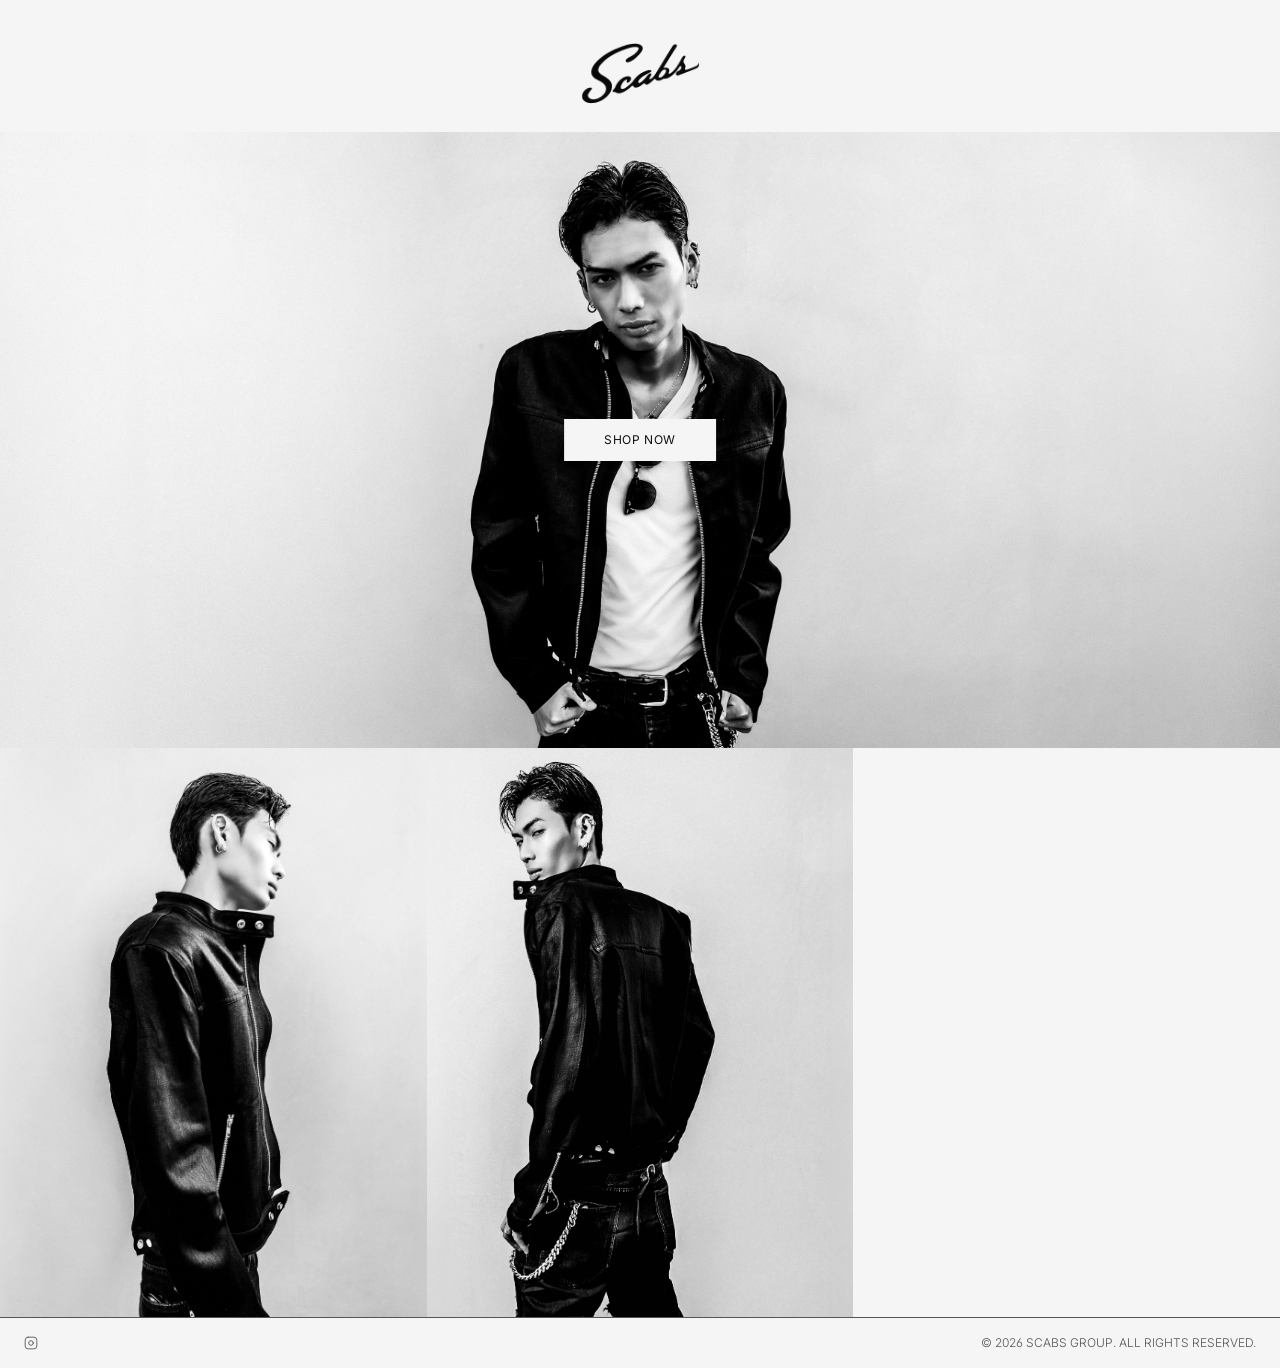
<file: index.html>
<!DOCTYPE html>
<html lang="en">
<head>
  <meta charset="UTF-8">
  <meta name="viewport" content="width=device-width, initial-scale=1.0">
  <meta name="description" content="evan café racer — 05.30.2026. scabs group.">
  <title>scabs</title>
  <meta name="author" content="@sandithxyz">
  <link rel="canonical" href="https://scabs.online">
  <meta name="theme-color" content="#F5F5F5">
  <meta property="og:type" content="website">
  <meta property="og:title" content="scabs">
  <meta property="og:description" content="evan café racer — 05.30.2026. scabs group.">
  <meta property="og:url" content="https://scabs.online">
  <meta property="og:image" content="https://scabs.online/assets/landing/landing.webp">
  <meta name="twitter:card" content="summary_large_image">
  <meta name="twitter:title" content="scabs">
  <meta name="twitter:description" content="evan café racer — 05.30.2026. scabs group.">
  <meta name="twitter:image" content="https://scabs.online/assets/landing/landing.webp">
  <link rel="icon" href="data:,">
  <link rel="preconnect" href="https://fonts.googleapis.com">
  <link rel="preconnect" href="https://fonts.gstatic.com" crossorigin>
  <link rel="stylesheet" href="https://fonts.googleapis.com/css2?family=Inter:wght@300;400;600&display=swap">
  <link rel="stylesheet" href="style.css">
  <style>
    main {
      flex: 1;
      display: flex;
      flex-direction: column;
    }

    .landing-page {
      display: block;
      flex: none;
      position: relative;
      overflow: hidden;
      margin-left: calc(-1 * var(--frame-pad));
      margin-right: calc(-1 * var(--frame-pad));
    }

    .landing-page__img {
      width: 100%;
      height: auto;
      display: block;
      margin-bottom: -40px;
      -webkit-touch-callout: none;
      -webkit-user-select: none;
      user-select: none;
    }

    .landing-page__btn {
      position: absolute;
      top: 50%;
      left: 50%;
      transform: translate(-50%, -50%);
      background-color: var(--paper);
      color: var(--onyx);
      font-family: var(--font);
      font-size: var(--text-12);
      font-weight: 400;
      letter-spacing: 0.05em;
      text-transform: uppercase;
      padding: var(--space-3) var(--space-8);
      white-space: nowrap;
      z-index: 10;
      transition: background-color var(--transition);
    }

    .landing-page__btn:hover {
      background-color: var(--dust);
    }

    .landing-collage {
      display: grid;
      grid-template-columns: 1fr 1fr 1fr;
      flex-shrink: 0;
      margin-left: calc(-1 * var(--frame-pad));
      margin-right: calc(-1 * var(--frame-pad));
      margin-bottom: calc(-1 * var(--frame-pad));
    }

    .landing-collage__item {
      display: block;
      overflow: hidden;
      aspect-ratio: 3 / 4;
    }

    .landing-collage__img {
      width: 100%;
      height: 100%;
      object-fit: cover;
      display: block;
      -webkit-touch-callout: none;
      -webkit-user-select: none;
      user-select: none;
      transition: opacity 500ms ease;
    }

    .landing-collage__item:hover .landing-collage__img {
      opacity: 0.75;
    }

    .landing-shop-btn {
      display: none;
    }

    @media (max-width: 768px) {
      main {
        position: relative;
      }
      .landing-page {
        display: none;
      }
      .landing-collage {
        grid-template-columns: 1fr;
        margin-top: 30px;
        flex: 1;
      }
      .landing-collage__item {
        aspect-ratio: unset;
        height: 100%;
        pointer-events: none;
      }
      .landing-collage__item:nth-child(2),
      .landing-collage__item:nth-child(3) {
        display: none;
      }
      .landing-shop-btn {
        display: block;
        position: absolute;
        top: 50%;
        left: 50%;
        transform: translate(-50%, -50%);
        background-color: var(--paper);
        color: var(--onyx);
        font-family: var(--font);
        font-size: var(--text-12);
        font-weight: 400;
        letter-spacing: 0.05em;
        text-transform: uppercase;
        padding: var(--space-3) var(--space-8);
        white-space: nowrap;
        z-index: 10;
      }
      .site-footer {
        margin-top: 0;
      }
    }
  </style>
</head>
<body>

  <!-- ===================== FRAME ===================== -->
  <div class="frame">

    <!-- HEADER -->
    <header class="site-header">
      <a href="index.html" class="site-header__logo-link" aria-label="scabs — home">
        <img
          src="assets/logo.webp"
          alt="SCABS GROUP"
          class="site-header__logo"
          decoding="async"
          loading="eager"
        >
      </a>
    </header>

    <!-- LANDING -->
    <main id="main-content" class="ecom-main">
      <div class="landing-page">
        <img
          src="assets/landing/landing.webp"
          alt="evan café racer"
          class="landing-page__img"
          loading="eager"
          decoding="async"
        >
        <a href="shop.html" class="landing-page__btn">shop now</a>
      </div>
      <div class="landing-collage">
        <a href="shop.html" class="landing-collage__item">
          <img
            src="assets/landing/1.webp"
            alt="evan café racer"
            class="landing-collage__img"
            loading="lazy"
            decoding="async"
          >
        </a>
        <a href="shop.html" class="landing-collage__item">
          <img
            src="assets/landing/2.webp"
            alt="evan café racer"
            class="landing-collage__img"
            loading="lazy"
            decoding="async"
          >
        </a>
        <a href="shop.html" class="landing-collage__item">
          <img
            src="assets/landing/3.webp"
            alt="evan café racer"
            class="landing-collage__img"
            loading="lazy"
            decoding="async"
          >
        </a>
      </div>
      <a href="shop.html" class="landing-shop-btn" aria-label="shop now">shop now</a>
    </main>

  </div><!-- /.frame -->

  <!-- ===================== FOOTER ===================== -->
  <footer class="site-footer">
    <div class="site-footer__inner">
      <a
        href="https://www.instagram.com/scabsonline"
        class="footer-instagram"
        aria-label="scabs group on instagram"
        target="_blank"
        rel="noopener noreferrer"
      >
        <svg xmlns="http://www.w3.org/2000/svg" viewBox="0 0 24 24" width="14" height="14" fill="none" stroke="currentColor" stroke-width="1.5" stroke-linecap="round" stroke-linejoin="round" aria-hidden="true" focusable="false">
          <rect x="2" y="2" width="20" height="20" rx="5" ry="5"/>
          <circle cx="12" cy="12" r="4"/>
          <circle cx="17.5" cy="6.5" r="0.5" fill="currentColor" stroke="none"/>
        </svg>
      </a>
      <p class="footer-copy">© 2026 scabs group<span class="footer-copy__rights">. all rights reserved.</span></p>
    </div>
  </footer>

  <script src="scripts/main.js"></script>
</body>
</html>
</file>
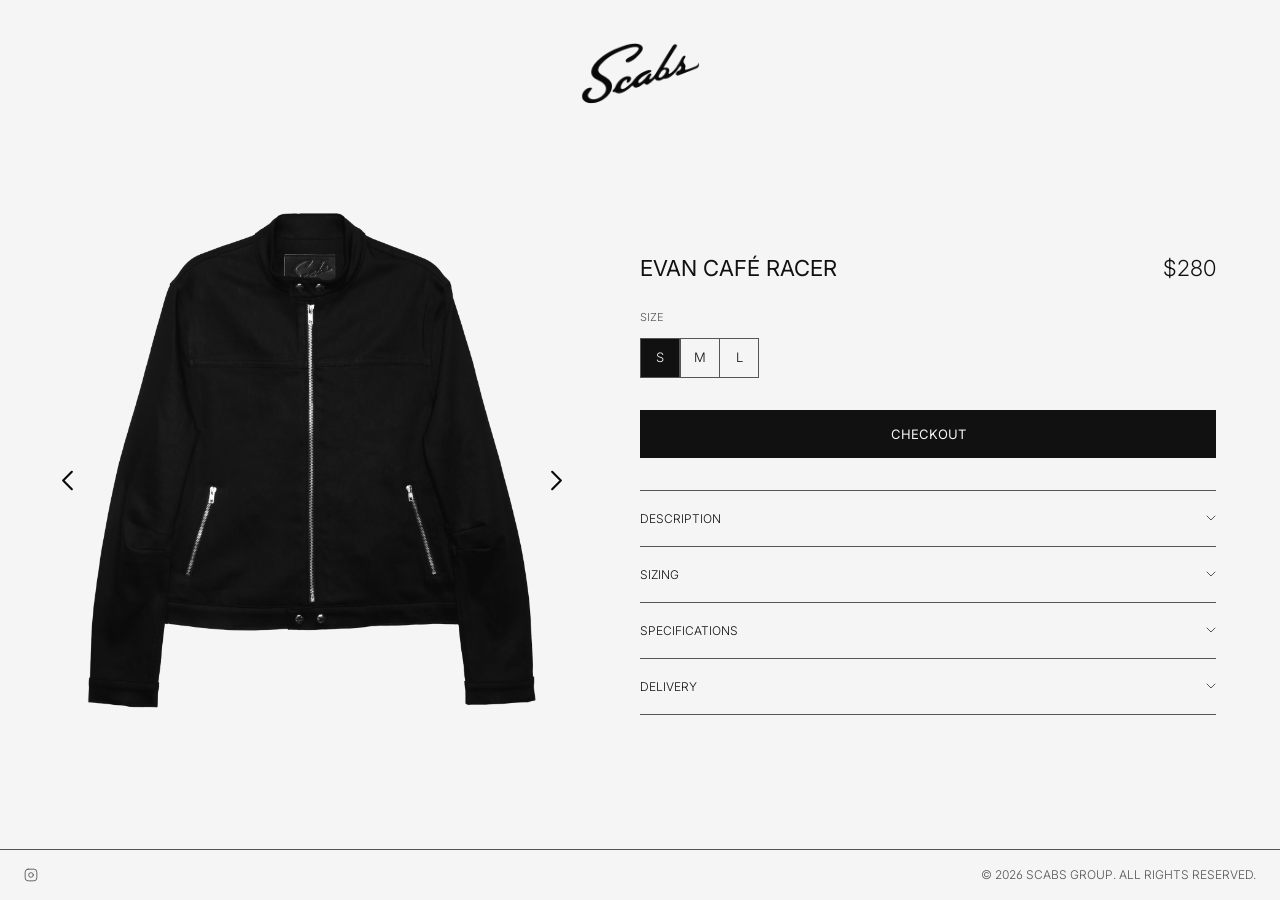
<file: shop.html>
<!DOCTYPE html>
<html lang="en">
<head>
  <meta charset="UTF-8">
  <meta name="viewport" content="width=device-width, initial-scale=1.0">
  <meta name="description" content="evan café racer — 05.30.2026. scabs group.">
  <title>evan café racer — scabs</title>
  <meta name="author" content="@sandithxyz">
  <link rel="canonical" href="https://scabs.online/shop.html">
  <meta name="theme-color" content="#F5F5F5">
  <meta property="og:type" content="website">
  <meta property="og:title" content="evan café racer — scabs">
  <meta property="og:description" content="evan café racer — 05.30.2026. scabs group.">
  <meta property="og:url" content="https://scabs.online/shop.html">
  <meta property="og:image" content="https://scabs.online/assets/gallery/front.webp">
  <meta name="twitter:card" content="summary_large_image">
  <meta name="twitter:title" content="evan café racer — scabs">
  <meta name="twitter:description" content="evan café racer — 05.30.2026. scabs group.">
  <meta name="twitter:image" content="https://scabs.online/assets/gallery/front.webp">
  <link rel="icon" href="data:,">
  <link rel="preconnect" href="https://fonts.googleapis.com">
  <link rel="preconnect" href="https://fonts.gstatic.com" crossorigin>
  <link rel="stylesheet" href="https://fonts.googleapis.com/css2?family=Inter:wght@300;400;600&display=swap">
  <link rel="stylesheet" href="style.css">
</head>
<body>

  <!-- ===================== FRAME ===================== -->
  <div class="frame">

    <!-- HEADER -->
    <header class="site-header">
      <a href="index.html" class="site-header__logo-link" aria-label="scabs — home">
        <img
          src="assets/logo.webp"
          alt="SCABS GROUP"
          class="site-header__logo"
          decoding="async"
          loading="eager"
        >
      </a>
    </header>

    <!-- MAIN -->
    <main id="main-content" class="ecom-main">
      <div class="product">

        <!-- GALLERY -->
        <div class="product__gallery-wrap">
          <div class="product__gallery" aria-label="product images">

            <div class="gallery__clip">
            <div class="gallery__track">
              <img src="assets/gallery/front.webp" alt="evan café racer — front" class="gallery__img" loading="eager" decoding="async">
              <img src="assets/gallery/back.webp" alt="evan café racer — back" class="gallery__img" loading="lazy" decoding="async">
              <img src="assets/gallery/waist.webp" alt="evan café racer — waist" class="gallery__img" loading="lazy" decoding="async">
              <img src="assets/gallery/arm.webp" alt="evan café racer — arm" class="gallery__img" loading="lazy" decoding="async">
              <img src="assets/gallery/darts.webp" alt="evan café racer — darts" class="gallery__img" loading="lazy" decoding="async">
            </div>
            </div>

            <button class="gallery__btn gallery__btn--prev" type="button" aria-label="previous image">
              <svg width="22" height="13" viewBox="0 0 10 6" fill="none" stroke="currentColor" stroke-width="1" stroke-linecap="round" stroke-linejoin="round" aria-hidden="true">
                <path d="M1 1L5 5L9 1"/>
              </svg>
            </button>
            <button class="gallery__btn gallery__btn--next" type="button" aria-label="next image">
              <svg width="22" height="13" viewBox="0 0 10 6" fill="none" stroke="currentColor" stroke-width="1" stroke-linecap="round" stroke-linejoin="round" aria-hidden="true">
                <path d="M1 1L5 5L9 1"/>
              </svg>
            </button>

            <div class="gallery__dots" aria-hidden="true"></div>

          </div>
        </div>

        <!-- DETAILS -->
        <div class="product__details">

          <div class="product__header">
            <h1 class="product__title">evan caf&eacute; racer</h1>
            <span class="product__price">$280</span>
          </div>

          <div class="product__size-wrap">
            <p class="product__size-label">size</p>
            <div class="product__size-options" role="group" aria-label="select size">
              <input type="radio" name="size" id="size-s" value="s" class="size-input" checked>
              <label for="size-s" class="size-btn" data-size="S">s</label>
              <input type="radio" name="size" id="size-m" value="m" class="size-input">
              <label for="size-m" class="size-btn" data-size="M">m</label>
              <input type="radio" name="size" id="size-l" value="l" class="size-input">
              <label for="size-l" class="size-btn" data-size="L">l</label>
            </div>
          </div>

          <button class="product__checkout" type="button">checkout</button>

          <div class="product__accordion">

            <!-- DESCRIPTION -->
            <div class="accordion-item">
              <button class="accordion-header" type="button" aria-expanded="false">
                description
                <span class="accordion-icon" aria-hidden="true">
                  <svg width="10" height="6" viewBox="0 0 10 6" fill="none" stroke="currentColor" stroke-width="1" stroke-linecap="round" stroke-linejoin="round">
                    <path d="M1 1L5 5L9 1"/>
                  </svg>
                </span>
              </button>
              <div class="accordion-body">
                <div class="accordion-body__inner">
                  <p class="accordion-text">cut from a 12 oz raw stretch denim, the evan caf&eacute; racer features:</p>
                  <ul class="accordion-list">
                    <li>silver hardware</li>
                    <li>flat-felled seams throughout</li>
                    <li>darted elbows</li>
                    <li>front zipper closure</li>
                    <li>zippered front pockets</li>
                    <li>zipper vents at the sleeves</li>
                    <li>back cinches</li>
                    <li>snap closures at collar, waistband, and cuffs</li>
                    <li>vegetable tanned cowhide leather patch</li>
                  </ul>
                </div>
              </div>
            </div>

            <!-- SIZING -->
            <div class="accordion-item">
              <button class="accordion-header" type="button" aria-expanded="false">
                sizing
                <span class="accordion-icon" aria-hidden="true">
                  <svg width="10" height="6" viewBox="0 0 10 6" fill="none" stroke="currentColor" stroke-width="1" stroke-linecap="round" stroke-linejoin="round">
                    <path d="M1 1L5 5L9 1"/>
                  </svg>
                </span>
              </button>
              <div class="accordion-body">
                <div class="accordion-body__inner">
                <div class="sizing-chart">

                  <div class="sizing-chart__header">
                    <span class="sizing-chart__label">size chart</span>
                    <div class="sizing-toggle" role="group" aria-label="unit toggle">
                      <button class="sizing-toggle__btn is-active" data-unit="in" type="button">in</button>
                      <button class="sizing-toggle__btn" data-unit="cm" type="button">cm</button>
                    </div>
                  </div>

                  <div class="sizing-table-wrap">
                    <table class="sizing-table">
                      <thead>
                        <tr>
                          <th class="sizing-table__head sizing-table__head--label">size</th>
                          <th class="sizing-table__head">s</th>
                          <th class="sizing-table__head">m</th>
                          <th class="sizing-table__head">l</th>
                        </tr>
                      </thead>
                      <tbody>
                        <tr>
                          <td class="sizing-table__label">chest</td>
                          <td data-in="20" data-cm="50.8">20</td>
                          <td data-in="21" data-cm="53.3">21</td>
                          <td data-in="22" data-cm="55.9">22</td>
                        </tr>
                        <tr>
                          <td class="sizing-table__label">shoulder</td>
                          <td data-in="17" data-cm="43.2">17</td>
                          <td data-in="17.5" data-cm="44.5">17.5</td>
                          <td data-in="18" data-cm="45.7">18</td>
                        </tr>
                        <tr>
                          <td class="sizing-table__label">length</td>
                          <td data-in="24" data-cm="61.0">24</td>
                          <td data-in="24.5" data-cm="62.2">24.5</td>
                          <td data-in="25" data-cm="63.5">25</td>
                        </tr>
                        <tr>
                          <td class="sizing-table__label">sleeve</td>
                          <td data-in="26.5" data-cm="67.3">26.5</td>
                          <td data-in="26.75" data-cm="68.0">26.75</td>
                          <td data-in="27" data-cm="68.6">27</td>
                        </tr>
                      </tbody>
                    </table>
                  </div>

                  <button class="sizing-calc-trigger" type="button">size calculator</button>

                </div>
                </div>
              </div>
            </div>

            <!-- SPECIFICATIONS -->
            <div class="accordion-item">
              <button class="accordion-header" type="button" aria-expanded="false">
                specifications
                <span class="accordion-icon" aria-hidden="true">
                  <svg width="10" height="6" viewBox="0 0 10 6" fill="none" stroke="currentColor" stroke-width="1" stroke-linecap="round" stroke-linejoin="round">
                    <path d="M1 1L5 5L9 1"/>
                  </svg>
                </span>
              </button>
              <div class="accordion-body">
                <div class="accordion-body__inner">
                  <dl class="spec-list">
                    <div class="spec-row">
                      <dt class="spec-label">composition</dt>
                      <dd class="spec-value">99% cotton, 1% elastane</dd>
                    </div>
                    <div class="spec-row">
                      <dt class="spec-label">hardware</dt>
                      <dd class="spec-value">snap and zipper closures in silver</dd>
                    </div>
                    <div class="spec-row">
                      <dt class="spec-label">production</dt>
                      <dd class="spec-value">made in los angeles, usa</dd>
                    </div>
                    <div class="spec-row">
                      <dt class="spec-label">care</dt>
                      <dd class="spec-value">hand wash in cold water and air dry. refer to care label for further instructions.</dd>
                    </div>
                  </dl>
                </div>
              </div>
            </div>

            <!-- DELIVERY -->
            <div class="accordion-item">
              <button class="accordion-header" type="button" aria-expanded="false">
                delivery
                <span class="accordion-icon" aria-hidden="true">
                  <svg width="10" height="6" viewBox="0 0 10 6" fill="none" stroke="currentColor" stroke-width="1" stroke-linecap="round" stroke-linejoin="round">
                    <path d="M1 1L5 5L9 1"/>
                  </svg>
                </span>
              </button>
              <div class="accordion-body">
                <div class="accordion-body__inner">
                  <dl class="spec-list">
                    <div class="spec-row">
                      <dt class="spec-label">shipping</dt>
                      <dd class="spec-value">complimentary shipping on all u.s. orders. estimated delivery: 2–5 days after shipment. same-day and next-day delivery available within los angeles and orange county.</dd>
                    </div>
                    <div class="spec-row">
                      <dt class="spec-label">returns</dt>
                      <dd class="spec-value">items received in a defective or damaged condition may be returned within fourteen days of delivery for a full refund. all other sales are final.</dd>
                    </div>
                    <div class="spec-row">
                      <dt class="spec-label">contact</dt>
                      <dd class="spec-value">for all other inquiries contact <a href="mailto:info@scabs.online" class="accordion-link">info@scabs.online</a></dd>
                    </div>
                  </dl>
                </div>
              </div>
            </div>

          </div><!-- /.product__accordion -->

        </div><!-- /.product__details -->

      </div><!-- /.product -->
    </main>

  </div><!-- /.frame -->

  <!-- ===================== FOOTER ===================== -->
  <footer class="site-footer">
    <div class="site-footer__inner">
      <a
        href="https://www.instagram.com/scabsonline"
        class="footer-instagram"
        aria-label="scabs group on instagram"
        target="_blank"
        rel="noopener noreferrer"
      >
        <svg xmlns="http://www.w3.org/2000/svg" viewBox="0 0 24 24" width="14" height="14" fill="none" stroke="currentColor" stroke-width="1.5" stroke-linecap="round" stroke-linejoin="round" aria-hidden="true" focusable="false">
          <rect x="2" y="2" width="20" height="20" rx="5" ry="5"/>
          <circle cx="12" cy="12" r="4"/>
          <circle cx="17.5" cy="6.5" r="0.5" fill="currentColor" stroke="none"/>
        </svg>
      </a>
      <p class="footer-copy">© 2026 scabs group<span class="footer-copy__rights">. all rights reserved.</span></p>
    </div>
  </footer>

  <!-- ===================== SIZE CALCULATOR MODAL ===================== -->
  <div class="calc-backdrop" id="calc-backdrop" aria-hidden="true"></div>

  <div
    class="calc-modal"
    id="calc-modal"
    role="dialog"
    aria-modal="true"
    aria-labelledby="calc-modal-heading"
    aria-hidden="true"
    tabindex="-1"
  >
    <div class="calc-modal__header">
      <h2 class="calc-modal__heading" id="calc-modal-heading">size calculator</h2>
      <button class="calc-modal__close" id="calc-modal-close" type="button" aria-label="close size calculator">
        <svg width="12" height="12" viewBox="0 0 12 12" fill="none" stroke="currentColor" stroke-width="1" stroke-linecap="round" aria-hidden="true">
          <line x1="1" y1="1" x2="11" y2="11"/>
          <line x1="11" y1="1" x2="1" y2="11"/>
        </svg>
      </button>
    </div>

    <!-- STEP 1: HEIGHT + WEIGHT -->
    <div class="calc-step" id="calc-step-1">
      <div class="calc-unit-toggle" role="group" aria-label="measurement unit">
        <button class="calc-unit-btn is-active" data-unit="imperial" type="button">imperial</button>
        <button class="calc-unit-btn" data-unit="metric" type="button">metric</button>
      </div>

      <div id="calc-imperial-fields">
        <div class="calc-field-group">
          <label class="calc-label" for="calc-ft">height</label>
          <div class="calc-height-row">
            <input class="calc-input" type="number" id="calc-ft" placeholder="ft" min="4" max="7">
            <input class="calc-input" type="number" id="calc-in" placeholder="in" min="0" max="11">
          </div>
        </div>
        <div class="calc-field-group">
          <label class="calc-label" for="calc-lbs">weight</label>
          <input class="calc-input" type="number" id="calc-lbs" placeholder="lbs" min="80" max="400">
        </div>
        <span class="calc-error" id="calc-imperial-error" role="alert" aria-live="polite"></span>
      </div>

      <div id="calc-metric-fields" hidden>
        <div class="calc-field-group">
          <label class="calc-label" for="calc-cm">height</label>
          <input class="calc-input" type="number" id="calc-cm" placeholder="cm" min="140" max="220">
        </div>
        <div class="calc-field-group">
          <label class="calc-label" for="calc-kg">weight</label>
          <input class="calc-input" type="number" id="calc-kg" placeholder="kg" min="40" max="180">
        </div>
        <span class="calc-error" id="calc-metric-error" role="alert" aria-live="polite"></span>
      </div>

      <button class="calc-btn calc-btn--ghost" id="calc-next" type="button">next</button>
    </div>

    <!-- STEP 2: BODY TYPE -->
    <div class="calc-step" id="calc-step-2" hidden>
      <p class="calc-step-label">body type</p>
      <div class="calc-type-options" role="group" aria-label="select body type">
        <button class="calc-type-btn" data-type="slim" type="button">
          <span class="calc-type-name">slim</span>
          <span class="calc-type-desc">lean frame, minimal mass</span>
        </button>
        <button class="calc-type-btn" data-type="regular" type="button">
          <span class="calc-type-name">regular</span>
          <span class="calc-type-desc">average proportions</span>
        </button>
        <button class="calc-type-btn" data-type="athletic" type="button">
          <span class="calc-type-name">athletic</span>
          <span class="calc-type-desc">muscular, active build</span>
        </button>
        <button class="calc-type-btn" data-type="broad" type="button">
          <span class="calc-type-name">broad</span>
          <span class="calc-type-desc">wider frame, broader shoulders</span>
        </button>
      </div>
      <button class="calc-btn calc-btn--ghost" id="calc-back-2" type="button">back</button>
    </div>

    <!-- STEP 3: RESULT -->
    <div class="calc-step" id="calc-step-3" hidden>
      <p class="calc-step-label">recommended size</p>
      <p class="calc-result" id="calc-result-size">—</p>
      <div class="calc-step-actions">
        <button class="calc-btn calc-btn--primary" id="calc-checkout" type="button">select size</button>
        <button class="calc-btn calc-btn--ghost" id="calc-back" type="button">back</button>
      </div>
    </div>

  </div><!-- /.calc-modal -->

  <!-- ===================== LIGHTBOX ===================== -->
  <div class="lightbox" id="lightbox" role="dialog" aria-modal="true" aria-label="image viewer" aria-hidden="true">
    <button class="lightbox__close" id="lightbox-close" type="button" aria-label="close">
      <svg width="14" height="14" viewBox="0 0 12 12" fill="none" stroke="currentColor" stroke-width="1" stroke-linecap="round" aria-hidden="true">
        <line x1="1" y1="1" x2="11" y2="11"/>
        <line x1="11" y1="1" x2="1" y2="11"/>
      </svg>
    </button>
    <div class="lightbox__stage">
      <div class="lightbox__track"></div>
    </div>
    <button class="lightbox__btn lightbox__btn--prev" type="button" aria-label="previous image">
      <svg width="22" height="13" viewBox="0 0 10 6" fill="none" stroke="currentColor" stroke-width="1" stroke-linecap="round" stroke-linejoin="round" aria-hidden="true">
        <path d="M1 1L5 5L9 1"/>
      </svg>
    </button>
    <button class="lightbox__btn lightbox__btn--next" type="button" aria-label="next image">
      <svg width="22" height="13" viewBox="0 0 10 6" fill="none" stroke="currentColor" stroke-width="1" stroke-linecap="round" stroke-linejoin="round" aria-hidden="true">
        <path d="M1 1L5 5L9 1"/>
      </svg>
    </button>
    <div class="lightbox__dots" aria-hidden="true"></div>
  </div><!-- /.lightbox -->

  <script src="scripts/main.js"></script>
</body>
</html>
</file>
<file: style.css>
/* =============================================================
   SCABS GROUP LLC — ecom/style.css
   ============================================================= */

/* ─── DESIGN TOKENS ─────────────────────────────────────────── */
:root {
  /* Color */
  --paper: #F5F5F5;
  --smoke: #555555;
  --onyx:  #111111;
  --dust:  #DBD7D2;

  /* Typography */
  --font: "Inter", system-ui, -apple-system, sans-serif;

  /* Type sizes */
  --text-10: 10px;
  --text-11: 11px;
  --text-12: 12px;
  --text-13: 13px;
  --text-14: 14px;

  /* Spacing */
  --space-2:  8px;
  --space-3:  12px;
  --space-4:  16px;
  --space-5:  20px;
  --space-6:  24px;
  --space-7:  32px;
  --space-8:  40px;
  --space-9:  48px;

  /* Layout */
  --frame-pad: 24px;

  /* Border */
  --border: 0.5px solid var(--smoke);

  /* Transition */
  --transition: 200ms ease;
}


/* ─── RESET ──────────────────────────────────────────────────── */
*, *::before, *::after {
  box-sizing: border-box;
  margin: 0;
  padding: 0;
}

html {
  font-size: 100%;
  -webkit-text-size-adjust: 100%;
}

img {
  display: block;
  max-width: 100%;
}

a {
  color: inherit;
  text-decoration: none;
}

::selection {
  background-color: var(--onyx);
  color: var(--paper);
}


/* ─── BASE ───────────────────────────────────────────────────── */
body {
  background-color: var(--paper);
  color: var(--smoke);
  font-family: var(--font);
  font-size: var(--text-13);
  font-weight: 300;
  line-height: 1.5;
  font-feature-settings: "ss01" 1, "cv11" 1;
  text-transform: uppercase;
  min-height: 100vh;
  min-height: 100dvh;
  display: flex;
  flex-direction: column;
}

/* ─── PAGE LOAD ANIMATION ────────────────────────────────────── */
@keyframes fade-up {
  from { opacity: 0; transform: translateY(6px); }
  to   { opacity: 1; transform: translateY(0); }
}

.site-header { animation: fade-up 900ms cubic-bezier(0.25, 0, 0.1, 1) both; animation-delay:   0ms; }
.ecom-main   { animation: fade-up 900ms cubic-bezier(0.25, 0, 0.1, 1) both; animation-delay:  60ms; }
.site-footer { animation: fade-up 900ms cubic-bezier(0.25, 0, 0.1, 1) both; animation-delay: 180ms; }


/* ─── FRAME ──────────────────────────────────────────────────── */
.frame {
  padding: var(--frame-pad);
  display: flex;
  flex-direction: column;
  flex: 1;
}


/* ─── HEADER ─────────────────────────────────────────────────── */
.site-header {
  display: flex;
  justify-content: center;
  align-items: center;
  height: 120px;
  overflow: visible;
  margin-top: -12px;
  margin-bottom: 0;
}

.site-header__logo-link {
  display: inline-flex;
  height: 120px;
  transition: opacity var(--transition);
}

.site-header__logo-link:hover {
  opacity: 0.6;
}

.site-header__logo-link:focus-visible {
  outline: 1.5px solid var(--onyx);
  outline-offset: 3px;
}

.site-header__logo {
  height: 100%;
  width: auto;
  filter: invert(1);
}


/* ─── ECOM MAIN ──────────────────────────────────────────────── */
.ecom-main {
  flex: 1;
  display: flex;
}


/* ─── PRODUCT LAYOUT ─────────────────────────────────────────── */
.product {
  display: flex;
  flex: 1;
  align-items: flex-start;
}

.product__gallery-wrap {
  flex: 1;
  display: flex;
  justify-content: center;
  align-items: flex-start;
}

.product__gallery {
  background-color: var(--paper);
  position: sticky;
  top: var(--frame-pad);
  aspect-ratio: 4 / 5;
  height: calc(100dvh - 120px - 2 * var(--frame-pad) - 56px);
  overflow: visible;
}

.product__details {
  flex: 1;
  padding: var(--space-9) var(--space-8);
  padding-top: calc(var(--space-9) * 2.5);
}


/* ─── PRODUCT DETAILS ────────────────────────────────────────── */
.product__header {
  display: flex;
  align-items: baseline;
  justify-content: space-between;
  margin-bottom: var(--space-6);
}

.product__title {
  font-size: 22px;
  font-weight: 400;
  color: var(--onyx);
}

.product__price {
  font-size: 22px;
  font-weight: 300;
  color: var(--onyx);
}

/* ─── SIZE ───────────────────────────────────────────────────── */
.product__size-wrap {
  margin-bottom: var(--space-7);
}

.product__size-label {
  font-size: var(--text-11);
  font-weight: 300;
  color: var(--smoke);
  margin-bottom: var(--space-3);
}

.product__size-options {
  display: flex;
}

.size-input {
  position: absolute;
  opacity: 0;
  pointer-events: none;
  width: 0;
  height: 0;
}

.size-btn {
  display: flex;
  align-items: center;
  justify-content: center;
  width: 40px;
  height: 40px;
  border: var(--border);
  margin-left: -0.5px;
  font-family: var(--font);
  font-size: var(--text-13);
  font-weight: 300;
  color: var(--onyx);
  cursor: pointer;
  transition: background-color var(--transition), color var(--transition);
}

.size-input:first-child + .size-btn {
  margin-left: 0;
}

.size-input:checked + .size-btn {
  background-color: var(--onyx);
  color: var(--paper);
}

.size-btn:hover {
  background-color: var(--dust);
  color: var(--onyx);
}


/* ─── CHECKOUT ───────────────────────────────────────────────── */
.product__checkout {
  width: 100%;
  padding: var(--space-4);
  background-color: var(--onyx);
  color: var(--paper);
  font-family: var(--font);
  font-size: var(--text-13);
  font-weight: 400;
  text-transform: uppercase;
  border: none;
  cursor: pointer;
  margin-bottom: var(--space-7);
  transition: background-color var(--transition), color var(--transition);
}

.product__checkout:hover {
  background-color: var(--dust);
  color: var(--onyx);
}

.product__checkout:focus-visible {
  outline: 1.5px solid var(--onyx);
  outline-offset: 2px;
}


/* ─── ACCORDION ──────────────────────────────────────────────── */
.product__accordion {
  border-top: var(--border);
}

.accordion-item {
  border-bottom: var(--border);
}

.accordion-header {
  display: flex;
  align-items: center;
  justify-content: space-between;
  width: 100%;
  padding: var(--space-5) 0;
  font-family: var(--font);
  font-size: var(--text-12);
  font-weight: 300;
  color: var(--onyx);
  background: none;
  border: none;
  cursor: pointer;
  text-align: left;
  text-transform: uppercase;
}

.accordion-icon {
  display: inline-flex;
  align-items: center;
  flex-shrink: 0;
  color: var(--smoke);
}

.accordion-icon svg {
  transition: transform 0.2s linear;
}

.accordion-item.is-open .accordion-icon svg {
  transform: rotate(180deg);
}

.accordion-body {
  height: 0;
  overflow: hidden;
  transition: height 0.25s linear;
}

.accordion-body__inner {
  padding-bottom: var(--space-5);
}

.accordion-text {
  font-size: var(--text-12);
  font-weight: 300;
  color: var(--smoke);
  margin-bottom: var(--space-3);
}

.accordion-list {
  list-style: none;
  display: flex;
  flex-direction: column;
  gap: var(--space-2);
}

.accordion-list li {
  font-size: var(--text-12);
  font-weight: 300;
  color: var(--smoke);
  padding-left: var(--space-4);
  position: relative;
}

.accordion-list li::before {
  content: '·';
  position: absolute;
  left: 0;
}

.spec-list {
  display: flex;
  flex-direction: column;
  gap: var(--space-3);
}

.spec-row {
  display: flex;
  gap: var(--space-6);
}

.spec-label {
  font-size: var(--text-12);
  font-weight: 300;
  color: var(--onyx);
  min-width: 100px;
  flex-shrink: 0;
}

.spec-value {
  font-size: var(--text-12);
  font-weight: 300;
  color: var(--smoke);
  line-height: 1.5;
}

/* ─── SIZING CHART ───────────────────────────────────────────── */
.sizing-chart {
  display: flex;
  flex-direction: column;
  gap: var(--space-5);
}

.sizing-chart__header {
  display: flex;
  align-items: center;
  justify-content: space-between;
}

.sizing-chart__label {
  font-size: var(--text-12);
  font-weight: 300;
  color: var(--onyx);
}

.sizing-toggle {
  display: flex;
}

.sizing-toggle__btn {
  display: flex;
  align-items: center;
  justify-content: center;
  width: 48px;
  height: 28px;
  border: var(--border);
  margin-left: -0.5px;
  font-family: var(--font);
  font-size: var(--text-12);
  font-weight: 300;
  color: var(--onyx);
  background: transparent;
  cursor: pointer;
  text-transform: uppercase;
  transition: background-color var(--transition), color var(--transition);
}

.sizing-toggle__btn:first-child {
  margin-left: 0;
}

.sizing-toggle__btn.is-active {
  background-color: var(--onyx);
  color: var(--paper);
}

.sizing-toggle__btn:not(.is-active):hover {
  background-color: var(--dust);
}

.sizing-table-wrap {
  overflow-x: auto;
}

.sizing-table {
  width: 100%;
  border-collapse: collapse;
  font-size: var(--text-12);
  font-weight: 300;
  table-layout: fixed;
}

.sizing-table__head {
  background-color: var(--dust);
  color: var(--onyx);
  font-weight: 300;
  padding: var(--space-3) var(--space-4);
  border: none;
  text-align: center;
  width: 25%;
}

.sizing-table__head--label {
  text-align: center;
}

.sizing-table tbody tr {
  border-top: 6px solid transparent;
}

.sizing-table td {
  padding: var(--space-3) var(--space-4);
  border: none;
  color: var(--smoke);
  text-align: center;
}

.sizing-table td.sizing-table__label {
  color: var(--onyx);
  text-align: center;
}

.sizing-calc-trigger {
  background: none;
  border: none;
  padding: 0;
  font-family: inherit;
  font-size: var(--text-12);
  font-weight: inherit;
  color: inherit;
  text-decoration: underline;
  text-underline-offset: 2px;
  cursor: pointer;
  transition: color var(--transition);
}

.sizing-calc-trigger:hover {
  color: var(--onyx);
}


.accordion-link {
  color: inherit;
  text-decoration: underline;
  text-underline-offset: 2px;
  transition: color var(--transition);
}

.accordion-link:hover {
  color: var(--onyx);
}


/* ─── GALLERY ────────────────────────────────────────────────── */
.gallery__clip {
  width: 100%;
  height: 100%;
  overflow: hidden;
}

.gallery__track {
  display: flex;
  width: 100%;
  height: 100%;
  transition: transform 0.18s linear; /* overridden by JS when snapping */
}

.gallery__img {
  flex: none;
  width: 100%;
  height: 100%;
  object-fit: cover;
  -webkit-touch-callout: none;
  -webkit-user-select: none;
  user-select: none;
}

.lightbox__img {
  -webkit-touch-callout: none;
  -webkit-user-select: none;
  user-select: none;
}

.gallery__btn {
  position: absolute;
  top: 50%;
  transform: translateY(-50%);
  background: none;
  border: none;
  padding: 4px;
  color: white;
  mix-blend-mode: difference;
  cursor: pointer;
  display: inline-flex;
  align-items: center;
  justify-content: center;
}

.gallery__btn--prev {
  left: 0;
  rotate: 90deg;
}

.gallery__btn--next {
  right: 0;
  rotate: -90deg;
}

.gallery__dots {
  display: none;
}

.gallery__dot {
  width: 6px;
  height: 6px;
  border-radius: 50%;
  background-color: var(--dust);
  border: none;
  padding: 0;
  cursor: pointer;
  transition: background-color var(--transition);
  flex-shrink: 0;
}

.gallery__dot:hover,
.gallery__dot.is-active {
  background-color: var(--onyx);
}



/* ─── FOOTER ─────────────────────────────────────────────────── */
.site-footer {
  border-top: var(--border);
  padding: var(--space-4) var(--frame-pad);
}

.site-footer__inner {
  display: flex;
  align-items: center;
  justify-content: space-between;
}

.footer-instagram {
  color: var(--smoke);
  display: inline-flex;
  align-items: center;
  transition: color var(--transition);
}

.footer-instagram:hover {
  color: var(--onyx);
}

.footer-instagram:focus-visible {
  outline: 1.5px solid var(--onyx);
  outline-offset: 2px;
}

.footer-copy {
  font-size: var(--text-12);
  font-weight: 300;
  color: var(--smoke);
  text-align: right;
}


/* ─── SIZE CALCULATOR MODAL ──────────────────────────────────── */
.calc-backdrop {
  position: fixed;
  inset: 0;
  background-color: rgba(17, 17, 17, 0.60);
  z-index: 200;
  opacity: 0;
  pointer-events: none;
  transition: opacity var(--transition);
}

.calc-backdrop.is-visible {
  opacity: 1;
  pointer-events: auto;
}

/* ─── LIGHTBOX ───────────────────────────────────────────────── */

.lightbox {
  position: fixed;
  inset: 0;
  z-index: 300;
  background-color: var(--paper);
  display: flex;
  align-items: center;
  justify-content: center;
  opacity: 0;
  pointer-events: none;
  transition: opacity 250ms ease;
}

.lightbox.is-visible {
  opacity: 1;
  pointer-events: auto;
}

.lightbox__stage {
  width: 100%;
  height: 100%;
  overflow: hidden;
}

.lightbox__track {
  display: flex;
  width: 100%;
  height: 100%;
  transition: transform 0.18s linear;
}

.lightbox__img {
  flex: none;
  width: 100%;
  height: 100%;
  object-fit: contain;
  padding: 60px var(--space-9);
}

.lightbox__close {
  position: absolute;
  top: var(--frame-pad);
  right: var(--frame-pad);
  background: none;
  border: none;
  color: var(--onyx);
  cursor: pointer;
  padding: var(--space-2);
  transition: opacity var(--transition);
}

.lightbox__close:hover {
  opacity: 0.6;
}

.lightbox__btn {
  position: absolute;
  top: 50%;
  transform: translateY(-50%);
  background: none;
  border: none;
  color: var(--onyx);
  cursor: pointer;
  padding: 4px;
  transition: opacity var(--transition);
  display: inline-flex;
  align-items: center;
  justify-content: center;
}

.lightbox__btn:hover {
  opacity: 0.6;
}

.lightbox__btn--prev {
  left: var(--frame-pad);
  rotate: 90deg;
}

.lightbox__btn--next {
  right: var(--frame-pad);
  rotate: -90deg;
}

.lightbox__dots {
  position: absolute;
  bottom: var(--space-7);
  left: 0;
  right: 0;
  display: none;
  gap: 8px;
  justify-content: center;
  align-items: center;
}

.lightbox__dot {
  width: 6px;
  height: 6px;
  border-radius: 50%;
  background-color: var(--dust);
  border: none;
  padding: 0;
  cursor: pointer;
  flex-shrink: 0;
  transition: background-color var(--transition);
}

.lightbox__dot:hover,
.lightbox__dot.is-active {
  background-color: var(--onyx);
}

@media (max-width: 768px) {
  .lightbox__btn {
    display: none;
  }

  .lightbox__dots {
    display: flex;
  }

  .lightbox__img {
    padding: 60px var(--space-5);
  }
}

/* ─── CALC MODAL ─────────────────────────────────────────────── */

.calc-modal {
  position: fixed;
  top: 50%;
  left: 50%;
  transform: translate(-50%, -50%);
  z-index: 201;
  background-color: var(--paper);
  border: var(--border);
  width: calc(100% - var(--space-9));
  max-width: 420px;
  padding: var(--space-7);
  max-height: 90dvh;
  overflow-y: auto;
  opacity: 0;
  pointer-events: none;
  transition: opacity var(--transition);
  outline: none;
}

.calc-modal.is-visible {
  opacity: 1;
  pointer-events: auto;
}

.calc-modal__header {
  display: flex;
  align-items: center;
  justify-content: space-between;
  margin-bottom: var(--space-7);
}

.calc-modal__heading {
  font-size: var(--text-13);
  font-weight: 400;
  color: var(--onyx);
}

.calc-modal__close {
  background: none;
  border: none;
  padding: 0;
  color: var(--smoke);
  display: inline-flex;
  align-items: center;
  cursor: pointer;
  transition: color var(--transition);
}

.calc-modal__close:hover {
  color: var(--onyx);
}

.calc-modal__close:focus-visible {
  outline: 1.5px solid var(--onyx);
  outline-offset: 2px;
}

.calc-step {
  display: flex;
  flex-direction: column;
  gap: var(--space-5);
}

.calc-step[hidden] {
  display: none;
}

.calc-unit-toggle {
  display: flex;
}

.calc-unit-btn {
  flex: 1;
  padding: var(--space-3);
  border: var(--border);
  margin-left: -0.5px;
  font-family: var(--font);
  font-size: var(--text-12);
  font-weight: 300;
  color: var(--onyx);
  background: transparent;
  cursor: pointer;
  text-transform: uppercase;
  transition: background-color var(--transition), color var(--transition);
}

.calc-unit-btn:first-child {
  margin-left: 0;
}

.calc-unit-btn.is-active {
  background-color: var(--onyx);
  color: var(--paper);
}

.calc-unit-btn:not(.is-active):hover {
  background-color: var(--dust);
}

.calc-field-group {
  display: flex;
  flex-direction: column;
  gap: var(--space-2);
  margin-top: var(--space-4);
}

.calc-field-group:first-child {
  margin-top: 0;
}

.calc-label {
  font-size: var(--text-11);
  font-weight: 300;
  color: var(--smoke);
}

.calc-height-row {
  display: flex;
  gap: var(--space-3);
}

.calc-input {
  width: 100%;
  font-family: var(--font);
  font-size: var(--text-13);
  font-weight: 300;
  color: var(--onyx);
  background: transparent;
  border: var(--border);
  padding: var(--space-3) var(--space-4);
  outline: none;
  appearance: none;
  -webkit-appearance: none;
  transition: border-color var(--transition);
}

.calc-input:focus {
  border-color: var(--onyx);
}

.calc-input[type="number"]::-webkit-outer-spin-button,
.calc-input[type="number"]::-webkit-inner-spin-button {
  -webkit-appearance: none;
  margin: 0;
}

.calc-input[type="number"] {
  -moz-appearance: textfield;
}

.calc-input::placeholder {
  color: var(--smoke);
  opacity: 0.5;
}

.calc-error {
  display: block;
  font-size: var(--text-11);
  font-weight: 300;
  color: var(--smoke);
  margin-top: var(--space-4);
}

.calc-btn {
  width: 100%;
  padding: var(--space-3) var(--space-4);
  font-family: var(--font);
  font-size: var(--text-12);
  font-weight: 400;
  text-transform: uppercase;
  cursor: pointer;
  transition: background-color var(--transition), color var(--transition);
}

.calc-btn--primary {
  background-color: var(--onyx);
  color: var(--paper);
  border: none;
}

.calc-btn--primary:hover {
  background-color: var(--dust);
  color: var(--onyx);
}

.calc-btn--ghost {
  background: transparent;
  color: var(--onyx);
  border: var(--border);
}

.calc-btn--ghost:hover {
  background-color: var(--dust);
}

.calc-step-label {
  font-size: var(--text-11);
  font-weight: 300;
  color: var(--smoke);
}

.calc-type-options {
  display: grid;
  grid-template-columns: 1fr 1fr;
  gap: 0;
}

.calc-type-btn {
  display: flex;
  flex-direction: column;
  align-items: flex-start;
  gap: var(--space-2);
  padding: var(--space-4);
  border: var(--border);
  margin-top: -0.5px;
  margin-left: -0.5px;
  font-family: var(--font);
  color: var(--onyx);
  background: transparent;
  cursor: pointer;
  text-align: left;
  text-transform: uppercase;
  transition: background-color var(--transition), color var(--transition);
}

.calc-type-btn:nth-child(1),
.calc-type-btn:nth-child(2) {
  margin-top: 0;
}

.calc-type-btn:nth-child(odd) {
  margin-left: 0;
}

.calc-type-btn:hover {
  background-color: var(--dust);
  color: var(--onyx);
}

.calc-type-btn.is-active {
  background-color: var(--onyx);
  color: var(--paper);
}

.calc-type-name {
  font-size: var(--text-12);
  font-weight: 400;
}

.calc-type-desc {
  font-size: var(--text-10);
  font-weight: 300;
  line-height: 1.4;
  text-transform: none;
}

.calc-result {
  font-size: 48px;
  font-weight: 300;
  color: var(--onyx);
  text-align: center;
  padding-block: var(--space-5);
}

.calc-step-actions {
  display: flex;
  flex-direction: column;
  gap: var(--space-3);
}


/* ─── MOBILE ─────────────────────────────────────────────────── */
@media (max-width: 768px) {
  .frame {
    padding-top: var(--space-3);
  }

  .site-header {
    height: 100px;
    margin-bottom: -30px;
  }

  .site-header__logo-link {
    height: 120px;
  }

  .product {
    flex-direction: column;
  }

  .product__gallery-wrap {
    flex: none;
    width: 100%;
    display: block;
  }

  .product__gallery {
    position: relative;
    width: calc(100% - 2 * var(--space-5));
    aspect-ratio: 4 / 5;
    height: auto;
    margin-inline: var(--space-5);
  }

  .gallery__btn {
    display: none;
  }

  .gallery__dots {
    display: flex;
    gap: 8px;
    justify-content: center;
    align-items: center;
    padding-top: var(--space-5);
    padding-bottom: var(--space-5);
  }

  /* native scroll-snap carousel */
  .gallery__clip {
    display: flex;
    overflow-x: scroll;
    overflow-y: hidden;
    scroll-snap-type: x mandatory;
    -webkit-overflow-scrolling: touch;
    scrollbar-width: none;
  }
  .gallery__clip::-webkit-scrollbar {
    display: none;
  }
  .gallery__track {
    display: contents;
  }
  .gallery__img {
    flex: 0 0 100%;
    scroll-snap-align: center;
  }

  .product__details {
    padding: var(--space-5) var(--space-5);
  }


  .calc-modal {
    width: calc(100% - 88px);
  }

  .site-footer {
    margin-top: -16px;
    padding-bottom: var(--space-4);
  }

  .footer-copy__rights {
    display: none;
  }
}
</file>
